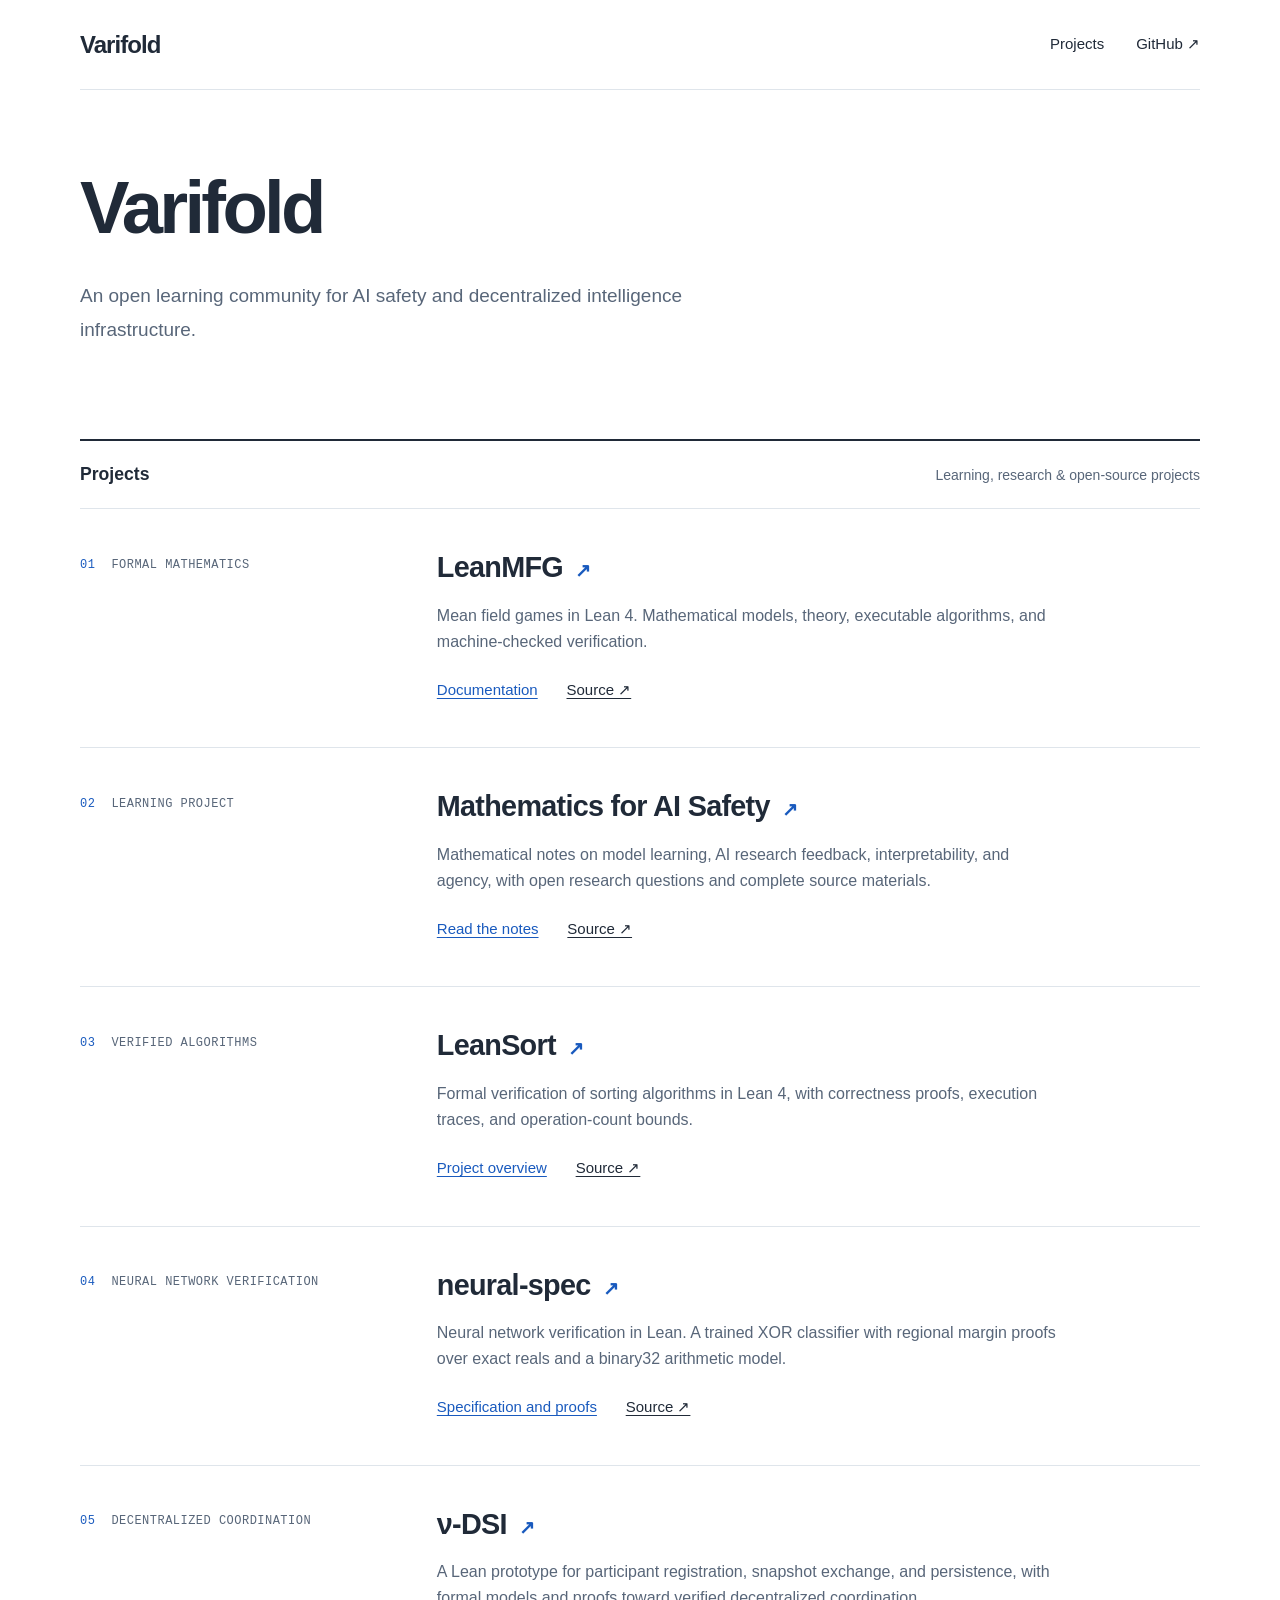
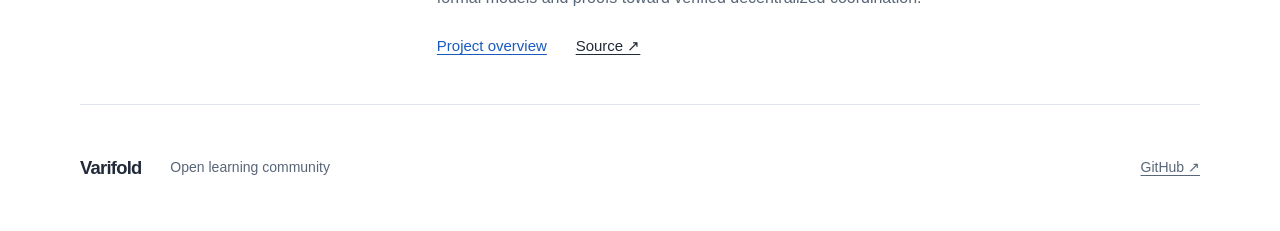
<file: index.html>
<!doctype html>
<html lang="en">
<head>
  <meta charset="utf-8">
  <meta name="viewport" content="width=device-width, initial-scale=1">
  <title>Varifold — AI Safety &amp; Decentralized Intelligence</title>
  <meta name="description" content="An open learning community for AI safety and decentralized intelligence infrastructure.">
  <link rel="stylesheet" href="styles.css">
</head>
<body>
  <a class="skip-link" href="#main">Skip to content</a>
  <header class="site-header">
    <a class="brand" href="./" aria-label="Varifold home">Varifold</a>
    <nav aria-label="Main navigation"><a href="#projects">Projects</a><a href="https://github.com/Varifold-Lab">GitHub ↗</a></nav>
  </header>
  <main id="main">
    <section class="intro" aria-labelledby="intro-title">
      <h1 id="intro-title">Varifold</h1>
      <p class="description">An open learning community for AI safety and decentralized intelligence infrastructure.</p>
    </section>
    <section class="projects" id="projects" aria-labelledby="projects-title">
      <div class="section-heading"><h2 id="projects-title">Projects</h2><span>Learning, research &amp; open-source projects</span></div>
      <article class="project">
        <div class="project-kind"><span class="project-number">01</span><span>FORMAL MATHEMATICS</span></div>
        <div class="project-content">
          <h3><a href="https://varifold-lab.github.io/LeanMFG/">LeanMFG <span aria-hidden="true">↗</span></a></h3>
          <p>Mean field games in Lean 4. Mathematical models, theory, executable algorithms, and machine-checked verification.</p>
          <div class="project-links"><a href="https://varifold-lab.github.io/LeanMFG/">Documentation</a><a href="https://github.com/Varifold-Lab/LeanMFG">Source ↗</a></div>
        </div>
      </article>
      <article class="project">
        <div class="project-kind"><span class="project-number">02</span><span>LEARNING PROJECT</span></div>
        <div class="project-content">
          <h3><a href="/awesome-ai-safety/">Mathematics for AI Safety <span aria-hidden="true">↗</span></a></h3>
          <p>Mathematical notes on model learning, AI research feedback, interpretability, and agency, with open research questions and complete source materials.</p>
          <div class="project-links"><a href="/awesome-ai-safety/">Read the notes</a><a href="https://github.com/Varifold-Lab/awesome-ai-safety">Source ↗</a></div>
        </div>
      </article>
      <article class="project">
        <div class="project-kind"><span class="project-number">03</span><span>VERIFIED ALGORITHMS</span></div>
        <div class="project-content">
          <h3><a href="https://github.com/Varifold-Lab/LeanSort">LeanSort <span aria-hidden="true">↗</span></a></h3>
          <p>Formal verification of sorting algorithms in Lean 4, with correctness proofs, execution traces, and operation-count bounds.</p>
          <div class="project-links"><a href="https://github.com/Varifold-Lab/LeanSort#readme">Project overview</a><a href="https://github.com/Varifold-Lab/LeanSort">Source ↗</a></div>
        </div>
      </article>
      <article class="project">
        <div class="project-kind"><span class="project-number">04</span><span>NEURAL NETWORK VERIFICATION</span></div>
        <div class="project-content">
          <h3><a href="https://varifold-lab.github.io/neural-spec/">neural-spec <span aria-hidden="true">↗</span></a></h3>
          <p>Neural network verification in Lean. A trained XOR classifier with regional margin proofs over exact reals and a binary32 arithmetic model.</p>
          <div class="project-links"><a href="https://varifold-lab.github.io/neural-spec/">Specification and proofs</a><a href="https://github.com/Varifold-Lab/neural-spec">Source ↗</a></div>
        </div>
      </article>
      <article class="project">
        <div class="project-kind"><span class="project-number">05</span><span>DECENTRALIZED COORDINATION</span></div>
        <div class="project-content">
          <h3><a href="https://github.com/Varifold-Lab/vdsi">ν-DSI <span aria-hidden="true">↗</span></a></h3>
          <p>A Lean prototype for participant registration, snapshot exchange, and persistence, with formal models and proofs toward verified decentralized coordination.</p>
          <div class="project-links"><a href="https://github.com/Varifold-Lab/vdsi#readme">Project overview</a><a href="https://github.com/Varifold-Lab/vdsi">Source ↗</a></div>
        </div>
      </article>
    </section>
  </main>
  <footer><a class="brand" href="./">Varifold</a><span>Open learning community</span><a href="https://github.com/Varifold-Lab">GitHub ↗</a></footer>
</body>
</html>
</file>
<file: styles.css>
:root { color-scheme: light; --ink: #202a38; --muted: #586679; --accent: #195abe; --line: #dfe5eb; --mono: ui-monospace, SFMono-Regular, Menlo, Consolas, monospace; }
* { box-sizing: border-box; }
html { scroll-padding-top: 2rem; }
body { margin: 0; color: var(--ink); background: #fff; font-family: -apple-system, BlinkMacSystemFont, "Segoe UI", sans-serif; line-height: 1.65; }
a { color: inherit; text-underline-offset: .22em; }
a:hover { color: var(--accent); }
:focus-visible { outline: 2px solid var(--accent); outline-offset: 5px; }
::selection { background: #dae9ff; }
.skip-link { position: absolute; top: -5rem; left: 1rem; background: #fff; padding: .5rem 1rem; }
.skip-link:focus { top: .5rem; }
.site-header, main, footer { width: min(1120px, calc(100% - 96px)); margin: auto; }
.site-header { min-height: 90px; padding: 1rem 0; display: flex; flex-wrap: wrap; justify-content: space-between; align-items: center; border-bottom: 1px solid var(--line); gap: 1rem 2rem; }
.brand { font-size: 1.5rem; font-weight: 700; letter-spacing: -.04em; text-decoration: none; }
nav { display: flex; gap: 2rem; font-size: .9375rem; }
nav a { text-decoration: none; }
.intro { padding: 78px 0 64px; }
.eyebrow { margin: 0 0 1.8rem; color: var(--accent); font: .8125rem/1.6 var(--mono); letter-spacing: .12em; }
h1 { margin: 0; font-size: clamp(2.8rem, 5.8vw, 4.7rem); font-weight: 550; line-height: 1.07; letter-spacing: -.05em; }
.period { color: var(--accent); }
.description { max-width: 680px; font-size: 1.1875rem; line-height: 1.75; color: var(--muted); margin: 2rem 0 1.8rem; }
.research-areas { display: flex; flex-wrap: wrap; gap: .6rem 1rem; color: var(--muted); font-size: .875rem; }
.research-areas span { color: #98a4b4; }
.section-heading { display: flex; align-items: baseline; justify-content: space-between; gap: 1rem; padding: 1.2rem 0; border-top: 2px solid var(--ink); border-bottom: 1px solid var(--line); }
h2 { margin: 0; font-size: 1.1rem; font-weight: 650; }
.section-heading > span { font-size: .875rem; color: var(--muted); }
.project { display: grid; grid-template-columns: 29% 1fr; gap: 2rem; padding: 2.5rem 0 2.8rem; border-bottom: 1px solid var(--line); }
.project-kind { display: flex; align-items: baseline; gap: 1rem; font: .75rem/1.6 var(--mono); color: var(--muted); letter-spacing: .04em; padding-top: .4rem; }
.project-number { color: var(--accent); }
h3 { font-size: 1.8rem; line-height: 1.3; letter-spacing: -.025em; font-weight: 600; margin: 0; }
h3 a { text-decoration: none; }
h3 span { font-size: 1.2rem; color: var(--accent); margin-left: .3rem; }
.project-content > p { max-width: 620px; color: var(--muted); font-size: 1rem; margin: 1rem 0 1.4rem; }
.project-links { display: flex; flex-wrap: wrap; gap: 1.8rem; font-size: .9375rem; }
.project-links a:first-child { color: var(--accent); }
footer { display: flex; gap: 1.8rem; align-items: center; padding: 3rem 0; color: var(--muted); font-size: .875rem; }
footer .brand { color: var(--ink); font-size: 1.15rem; }
footer > a:last-child { margin-left: auto; white-space: nowrap; }
@media (max-width: 760px) {
  .site-header, main, footer { width: calc(100% - 44px); }
  .site-header { min-height: 76px; }
  nav { gap: 1.25rem; }
  .intro { padding: 54px 0 42px; }
  h1 { font-size: clamp(2.5rem, 7.6vw, 3.7rem); }
  .description { font-size: 1.0625rem; }
  .project { grid-template-columns: 1fr; gap: .85rem; padding: 2rem 0; }
  h3 { font-size: 1.5rem; }
  footer { flex-wrap: wrap; gap: .8rem 1.4rem; padding: 2rem 0; }
  footer > span { order: 3; width: 100%; }
}
</file>
